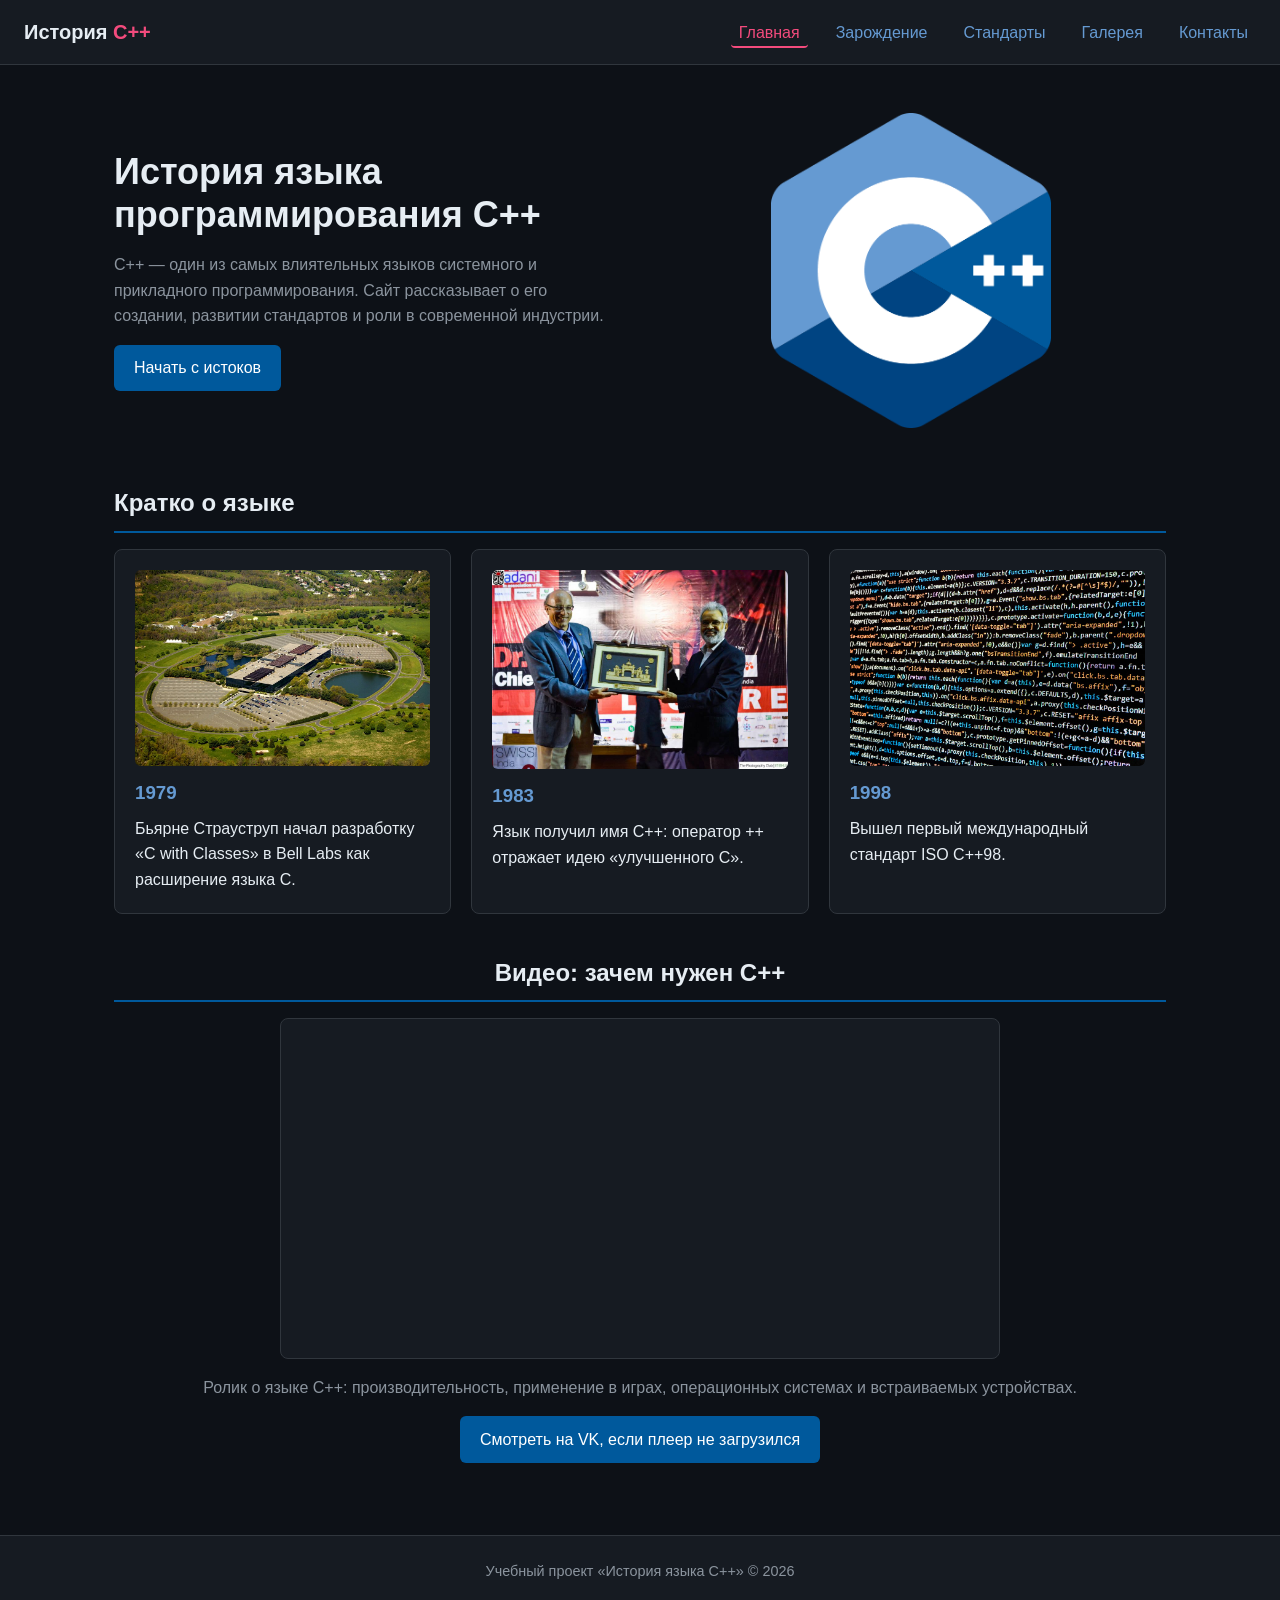
<file: index.html>
<!DOCTYPE html>
<html lang="ru">
<head>
  <meta charset="UTF-8">
  <meta name="viewport" content="width=device-width, initial-scale=1.0">
  <title>История языка C++ — Главная</title>
  <link rel="stylesheet" href="css/style.css">
</head>
<body>
  <header class="site-header">
    <a class="logo" href="index.html">История <span>C++</span></a>
    <nav class="site-nav">
      <ul>
        <li><a href="index.html" aria-current="page">Главная</a></li>
        <li><a href="origins.html">Зарождение</a></li>
        <li><a href="evolution.html">Стандарты</a></li>
        <li><a href="gallery.html">Галерея</a></li>
        <li><a href="contacts.html">Контакты</a></li>
      </ul>
    </nav>
  </header>

  <main>
    <section class="hero">
      <div>
        <h1>История языка программирования C++</h1>
        <p>C++ — один из самых влиятельных языков системного и прикладного программирования. Сайт рассказывает о его создании, развитии стандартов и роли в современной индустрии.</p>
        <a class="btn" href="origins.html">Начать с истоков</a>
      </div>
      <figure class="hero-image">
        <img src="img/cpp-logo.png" alt="Логотип C++" width="280" height="280">
      </figure>
    </section>

    <section>
      <h2>Кратко о языке</h2>
      <div class="cards">
        <a class="card" href="https://ru.wikipedia.org/wiki/Страуструп,_Бьярне" target="_blank" rel="noopener noreferrer">
          <img src="img/bell-labs.jpg" alt="Здание Bell Labs, где создавали C++">
          <h3>1979</h3>
          <p>Бьярне Страуструп начал разработку «C with Classes» в Bell Labs как расширение языка C.</p>
        </a>
        <a class="card" href="https://ru.wikipedia.org/wiki/C%2B%2B#История" target="_blank" rel="noopener noreferrer">
          <img src="img/stroustrup.jpg" alt="Бьярне Страуструп, создатель C++">
          <h3>1983</h3>
          <p>Язык получил имя C++: оператор ++ отражает идею «улучшенного C».</p>
        </a>
        <a class="card" href="https://ru.wikipedia.org/wiki/C%2B%2B03" target="_blank" rel="noopener noreferrer">
          <img src="img/programming.jpg" alt="Программирование на C++">
          <h3>1998</h3>
          <p>Вышел первый международный стандарт ISO C++98.</p>
        </a>
      </div>
    </section>

    <section class="video-section">
      <h2>Видео: зачем нужен C++</h2>
      <div class="video-wrapper">
        <iframe
          src="https://vkvideo.ru/video_ext.php?oid=-54799175&id=456242775&hd=2"
          title="Видео о C++"
          width="560"
          height="315"
          allowfullscreen>
        </iframe>
      </div>
      <p class="video-note">Ролик о языке C++: производительность, применение в играх, операционных системах и встраиваемых устройствах.</p>
      <a class="btn btn-video-link" href="https://vkvideo.ru/video-54799175_456242775" target="_blank" rel="noopener noreferrer">Смотреть на VK, если плеер не загрузился</a>
    </section>
  </main>

  <footer class="site-footer">
    <p>Учебный проект «История языка C++» &copy; 2026</p>
  </footer>
</body>
</html>
</file>
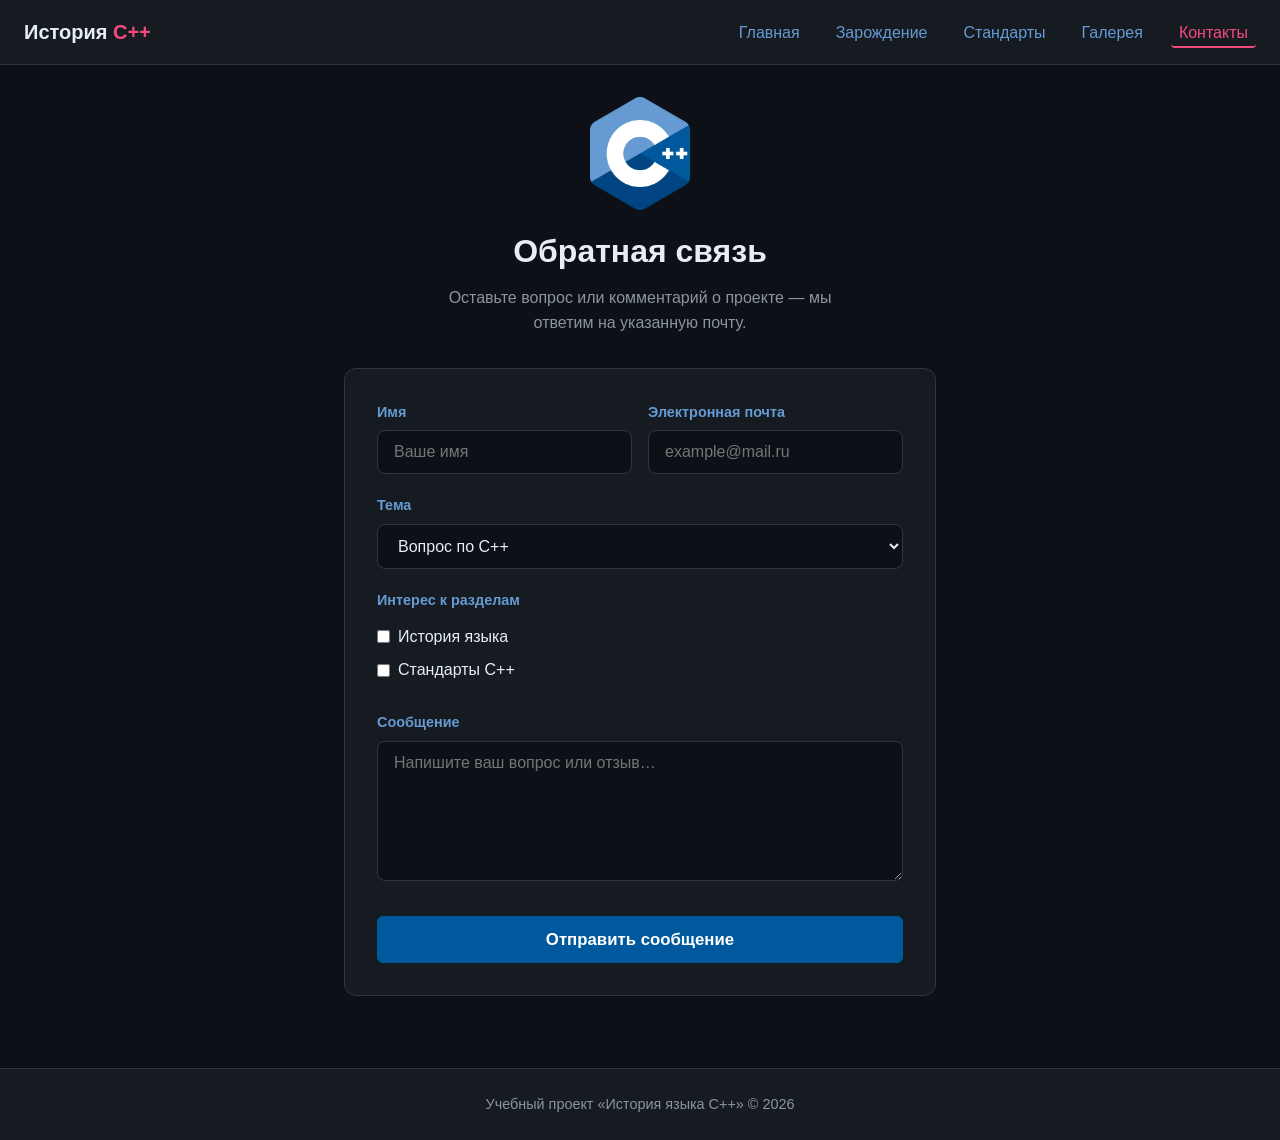
<file: contacts.html>
<!DOCTYPE html>
<html lang="ru">
<head>
  <meta charset="UTF-8">
  <meta name="viewport" content="width=device-width, initial-scale=1.0">
  <title>Контакты — История языка C++</title>
  <link rel="stylesheet" href="css/style.css">
</head>
<body>
  <header class="site-header">
    <a class="logo" href="index.html">История <span>C++</span></a>
    <nav class="site-nav">
      <ul>
        <li><a href="index.html">Главная</a></li>
        <li><a href="origins.html">Зарождение</a></li>
        <li><a href="evolution.html">Стандарты</a></li>
        <li><a href="gallery.html">Галерея</a></li>
        <li><a href="contacts.html" aria-current="page">Контакты</a></li>
      </ul>
    </nav>
  </header>

  <main class="contact-page">
    <header class="contact-header">
      <img class="contact-logo" src="img/cpp-logo.png" alt="Логотип C++" width="100" height="100">
      <h1>Обратная связь</h1>
      <p>Оставьте вопрос или комментарий о проекте — мы ответим на указанную почту.</p>
    </header>

    <section class="contact-card">
      <form class="contact-form" action="#" method="post">
        <div class="form-row">
          <div class="form-group">
            <label for="name">Имя</label>
            <input type="text" id="name" name="name" required placeholder="Ваше имя">
          </div>
          <div class="form-group">
            <label for="email">Электронная почта</label>
            <input type="email" id="email" name="email" required placeholder="example@mail.ru">
          </div>
        </div>

        <div class="form-group">
          <label for="topic">Тема</label>
          <select id="topic" name="topic">
            <option value="question">Вопрос по C++</option>
            <option value="site">Замечание к сайту</option>
            <option value="other">Другое</option>
          </select>
        </div>

        <fieldset class="contact-checkboxes">
          <legend>Интерес к разделам</legend>
          <div class="checkbox-group">
            <input type="checkbox" id="hist" name="interest" value="history">
            <label for="hist">История языка</label>
          </div>
          <div class="checkbox-group">
            <input type="checkbox" id="std" name="interest" value="standards">
            <label for="std">Стандарты C++</label>
          </div>
        </fieldset>

        <div class="form-group">
          <label for="message">Сообщение</label>
          <textarea id="message" name="message" required placeholder="Напишите ваш вопрос или отзыв…"></textarea>
        </div>

        <button type="submit" class="btn btn-submit">Отправить сообщение</button>
      </form>
    </section>
  </main>

  <footer class="site-footer">
    <p>Учебный проект «История языка C++» &copy; 2026</p>
  </footer>
</body>
</html>
</file>
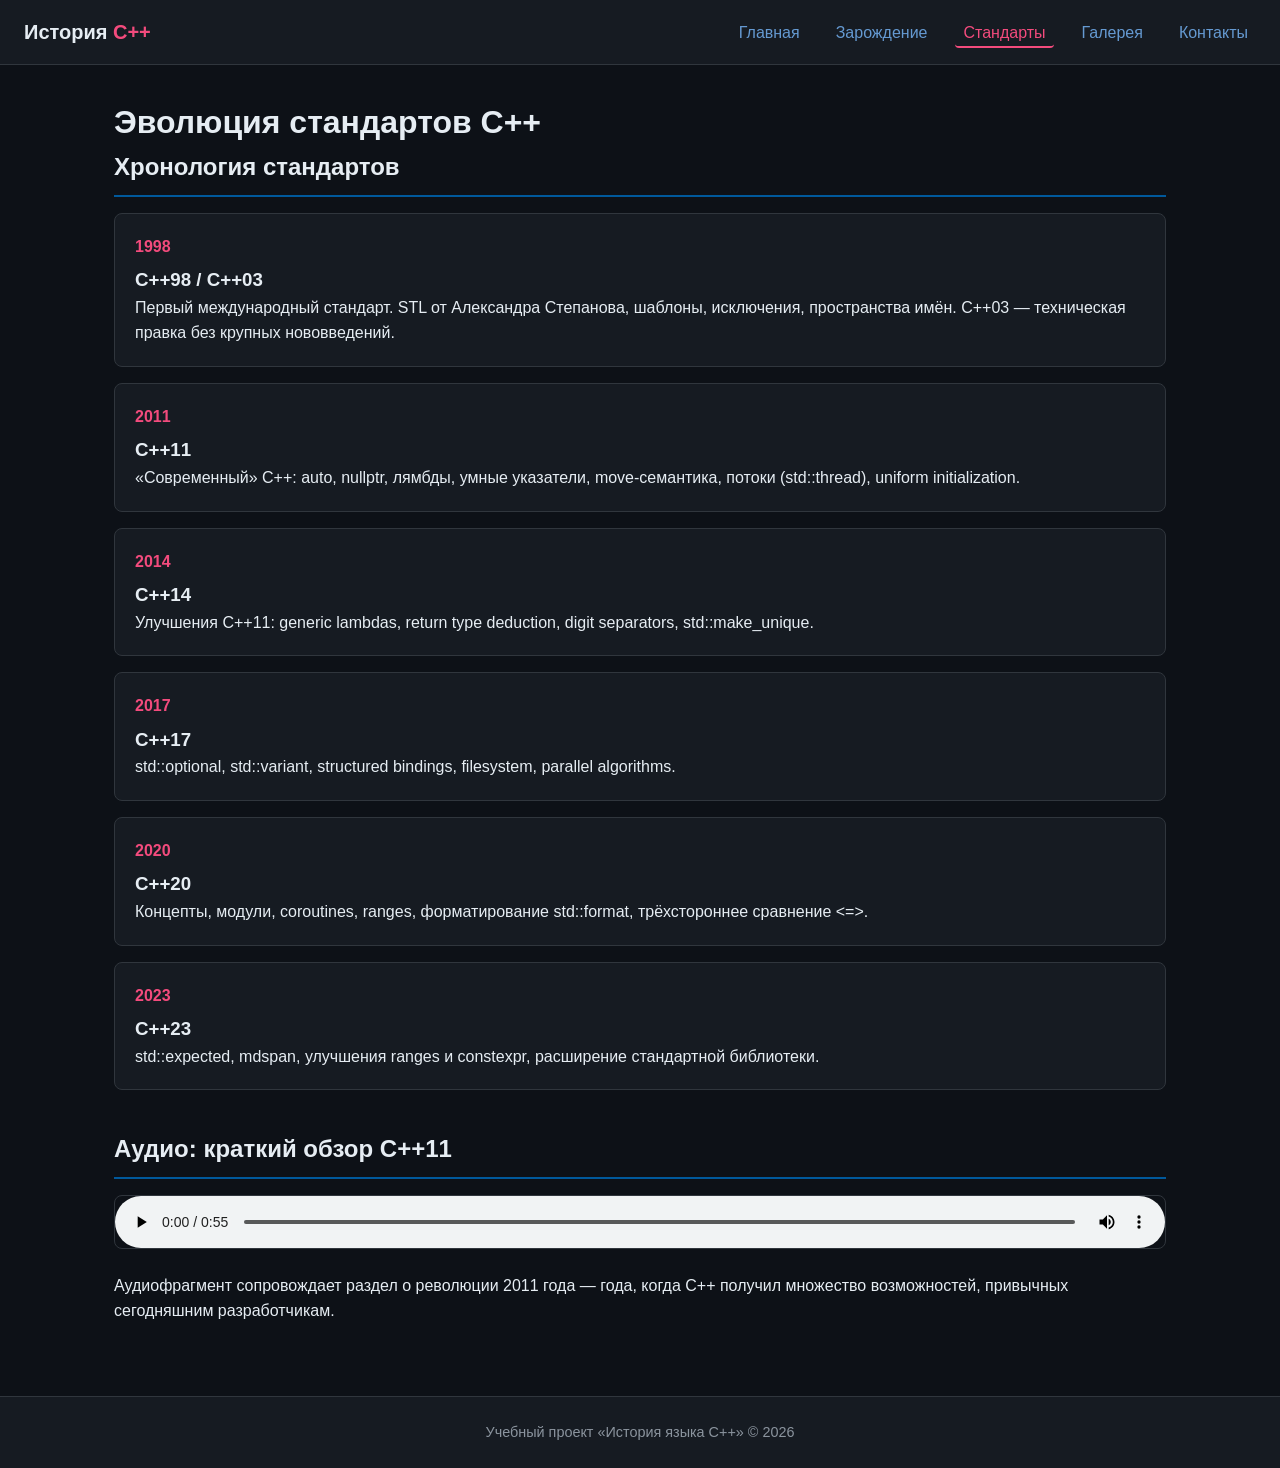
<file: evolution.html>
<!DOCTYPE html>
<html lang="ru">
<head>
  <meta charset="UTF-8">
  <meta name="viewport" content="width=device-width, initial-scale=1.0">
  <title>Стандарты C++ — История языка C++</title>
  <link rel="stylesheet" href="css/style.css">
</head>
<body>
  <header class="site-header">
    <a class="logo" href="index.html">История <span>C++</span></a>
    <nav class="site-nav">
      <ul>
        <li><a href="index.html">Главная</a></li>
        <li><a href="origins.html">Зарождение</a></li>
        <li><a href="evolution.html" aria-current="page">Стандарты</a></li>
        <li><a href="gallery.html">Галерея</a></li>
        <li><a href="contacts.html">Контакты</a></li>
      </ul>
    </nav>
  </header>

  <main>
    <header>
      <h1>Эволюция стандартов C++</h1>
    </header>

    <section>
      <h2>Хронология стандартов</h2>
      <div class="timeline">
        <article>
          <time datetime="1998">1998</time>
          <h3>C++98 / C++03</h3>
          <p>Первый международный стандарт. STL от Александра Степанова, шаблоны, исключения, пространства имён. C++03 — техническая правка без крупных нововведений.</p>
        </article>
        <article>
          <time datetime="2011">2011</time>
          <h3>C++11</h3>
          <p>«Современный» C++: auto, nullptr, лямбды, умные указатели, move-семантика, потоки (std::thread), uniform initialization.</p>
        </article>
        <article>
          <time datetime="2014">2014</time>
          <h3>C++14</h3>
          <p>Улучшения C++11: generic lambdas, return type deduction, digit separators, std::make_unique.</p>
        </article>
        <article>
          <time datetime="2017">2017</time>
          <h3>C++17</h3>
          <p>std::optional, std::variant, structured bindings, filesystem, parallel algorithms.</p>
        </article>
        <article>
          <time datetime="2020">2020</time>
          <h3>C++20</h3>
          <p>Концепты, модули, coroutines, ranges, форматирование std::format, трёхстороннее сравнение &lt;=&gt;.</p>
        </article>
        <article>
          <time datetime="2023">2023</time>
          <h3>C++23</h3>
          <p>std::expected, mdspan, улучшения ranges и constexpr, расширение стандартной библиотеки.</p>
        </article>
      </div>
    </section>

    <section>
      <h2>Аудио: краткий обзор C++11</h2>
      <div class="media-block">
        <audio controls>
          <source src="media/5bf4a846f8ac3e6ff0cfc29d86743066.mp3" type="audio/mpeg">
          Ваш браузер не поддерживает аудио.
        </audio>
        <p>Аудиофрагмент сопровождает раздел о революции 2011 года — года, когда C++ получил множество возможностей, привычных сегодняшним разработчикам.</p>
      </div>
    </section>
  </main>

  <footer class="site-footer">
    <p>Учебный проект «История языка C++» &copy; 2026</p>
  </footer>
</body>
</html>
</file>
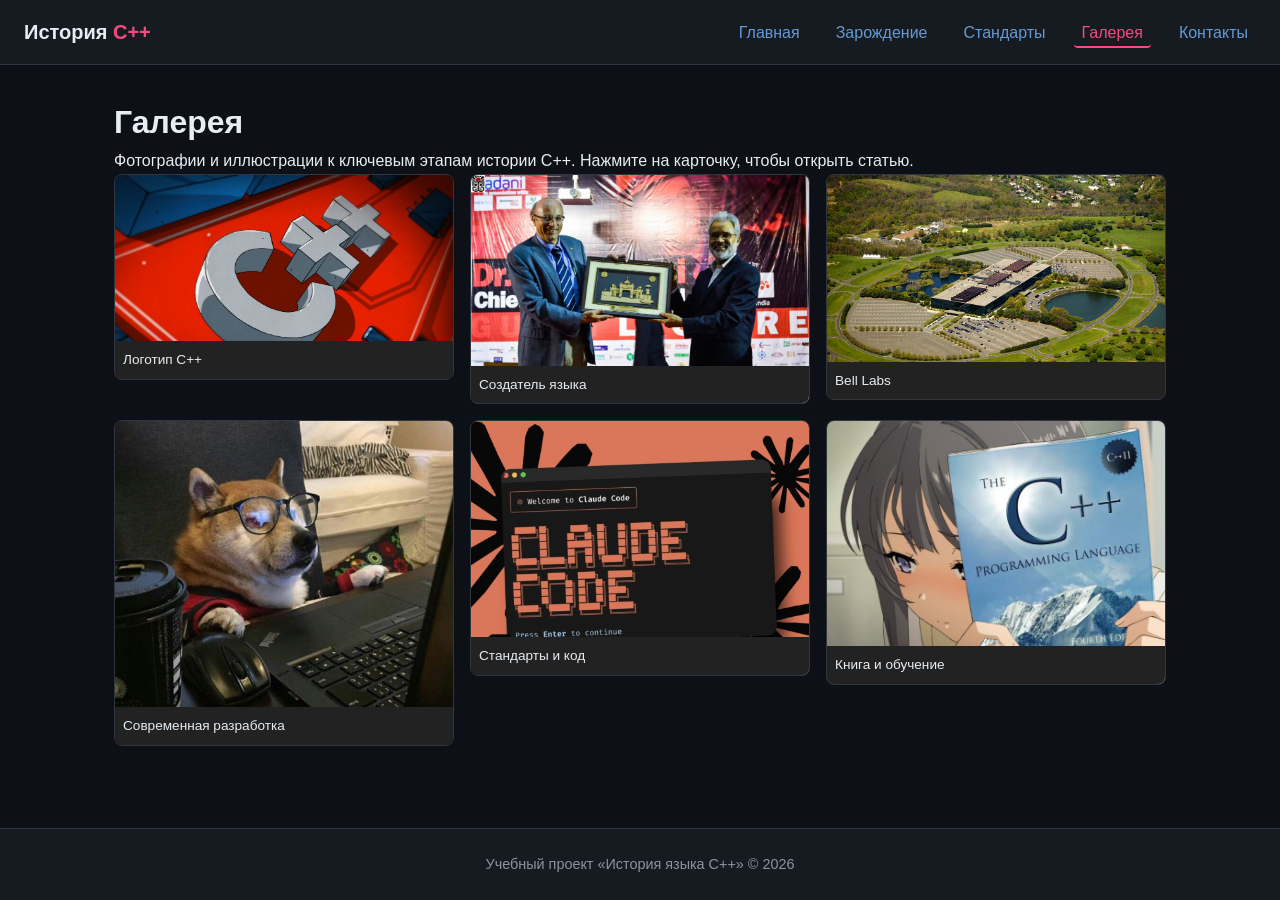
<file: gallery.html>
<!DOCTYPE html>
<html lang="ru">
<head>
  <meta charset="UTF-8">
  <meta name="viewport" content="width=device-width, initial-scale=1.0">
  <title>Галерея — История языка C++</title>
  <link rel="stylesheet" href="css/style.css">
</head>
<body>
  <header class="site-header">
    <a class="logo" href="index.html">История <span>C++</span></a>
    <nav class="site-nav">
      <ul>
        <li><a href="index.html">Главная</a></li>
        <li><a href="origins.html">Зарождение</a></li>
        <li><a href="evolution.html">Стандарты</a></li>
        <li><a href="gallery.html" aria-current="page">Галерея</a></li>
        <li><a href="contacts.html">Контакты</a></li>
      </ul>
    </nav>
  </header>

  <main>
    <header>
      <h1>Галерея</h1>
      <p>Фотографии и иллюстрации к ключевым этапам истории C++. Нажмите на карточку, чтобы открыть статью.</p>
    </header>

    <section class="gallery-grid">
      <a class="gallery-item" href="https://ru.wikipedia.org/wiki/C%2B%2B" target="_blank" rel="noopener noreferrer">
        <figure>
          <img src="img/gallery-cpp-logo.png" alt="Логотип C++">
          <figcaption>Логотип C++</figcaption>
        </figure>
      </a>
      <a class="gallery-item" href="https://ru.wikipedia.org/wiki/Страуструп,_Бьярне" target="_blank" rel="noopener noreferrer">
        <figure>
          <img src="img/stroustrup.jpg" alt="Бьярне Страуструп на конференции">
          <figcaption>Создатель языка</figcaption>
        </figure>
      </a>
      <a class="gallery-item" href="https://ru.wikipedia.org/wiki/Bell_Labs" target="_blank" rel="noopener noreferrer">
        <figure>
          <img src="img/bell-labs.jpg" alt="Bell Labs Holmdel">
          <figcaption>Bell Labs</figcaption>
        </figure>
      </a>
      <a class="gallery-item" href="https://ru.wikipedia.org/wiki/Программирование" target="_blank" rel="noopener noreferrer">
        <figure>
          <img src="img/gallery-modern.png" alt="Современная разработка на C++">
          <figcaption>Современная разработка</figcaption>
        </figure>
      </a>
      <a class="gallery-item" href="https://ru.wikipedia.org/wiki/C%2B%2B03" target="_blank" rel="noopener noreferrer">
        <figure>
          <img src="img/gallery-standards.png" alt="Стандарты и код">
          <figcaption>Стандарты и код</figcaption>
        </figure>
      </a>
      <a class="gallery-item" href="https://www.stroustrup.com/4th.html" target="_blank" rel="noopener noreferrer">
        <figure>
          <img src="img/gallery-book.png" alt="Книга The C++ Programming Language">
          <figcaption>Книга и обучение</figcaption>
        </figure>
      </a>
    </section>
  </main>

  <footer class="site-footer">
    <p>Учебный проект «История языка C++» &copy; 2026</p>
  </footer>
</body>
</html>
</file>
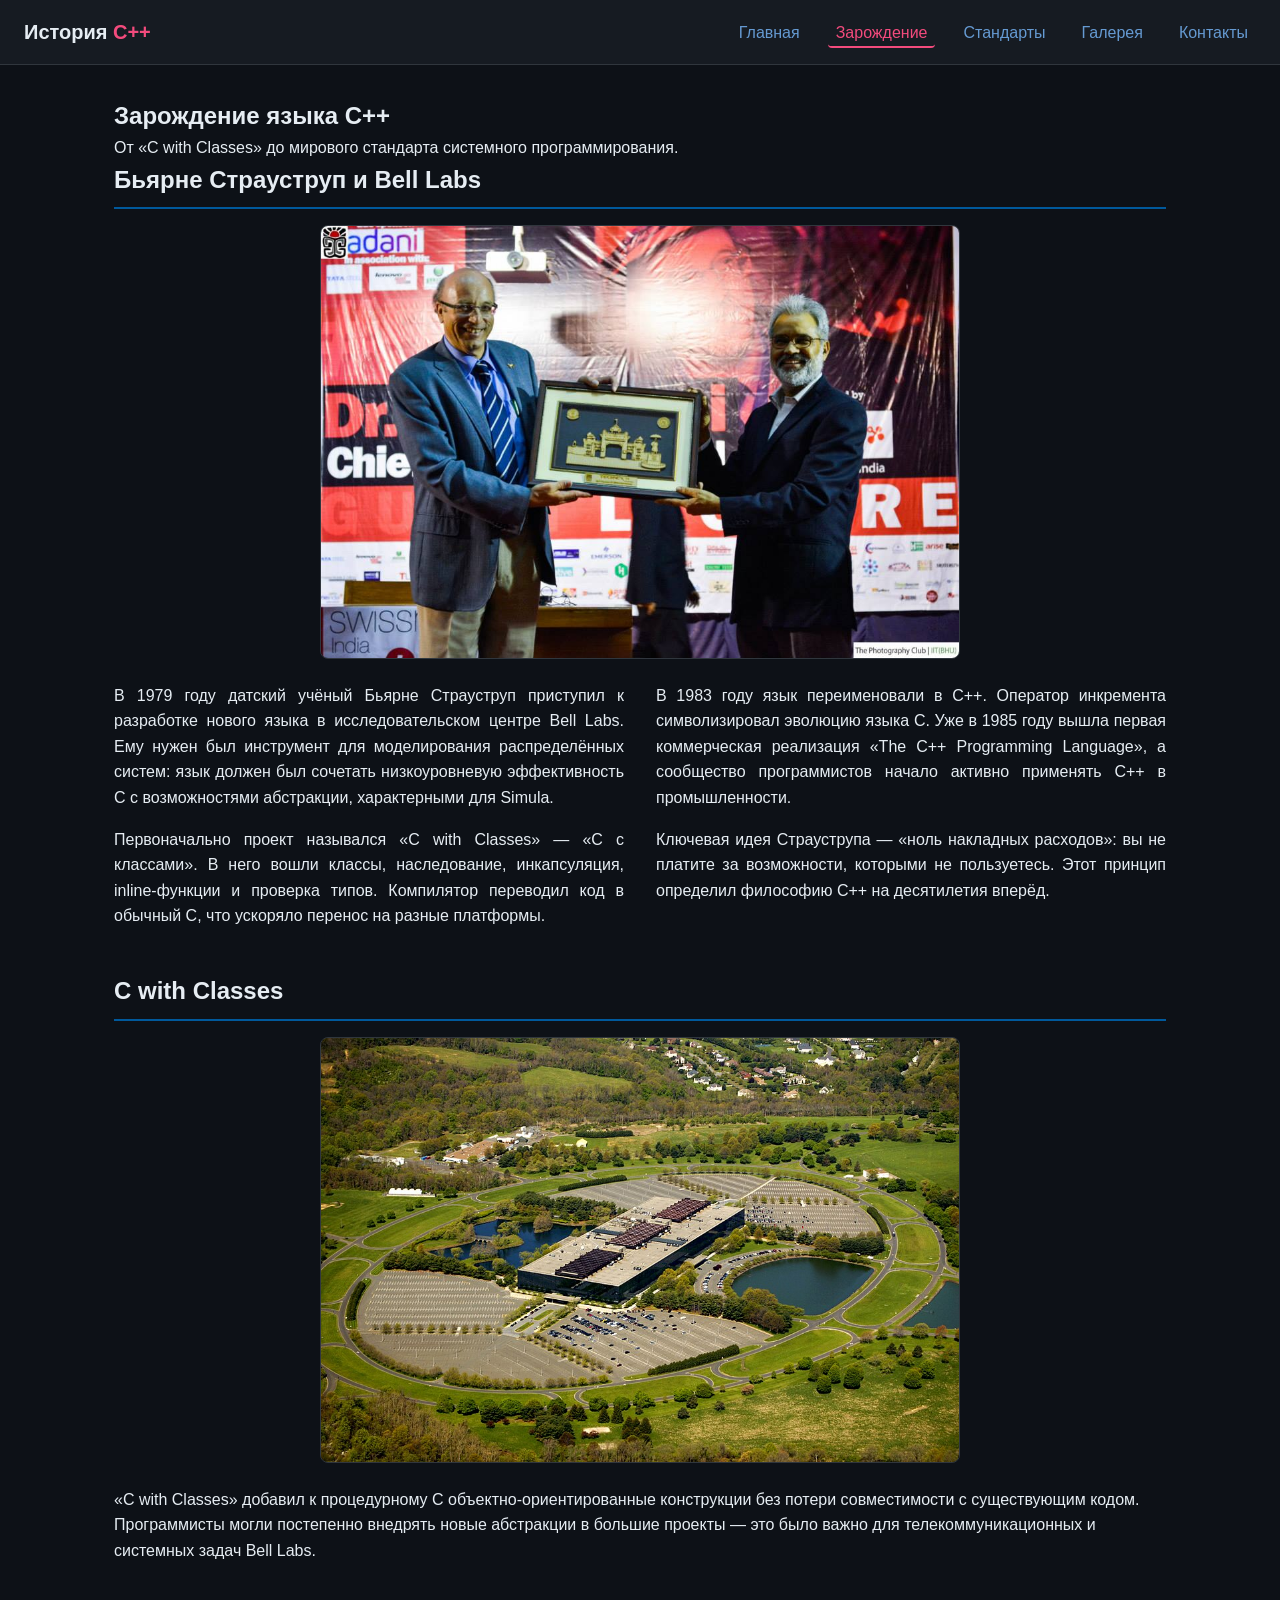
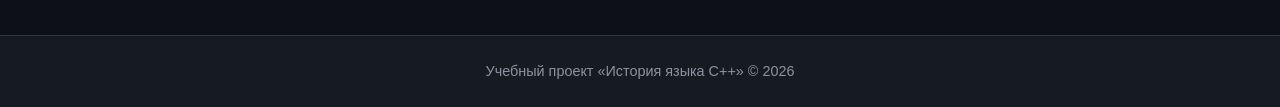
<file: origins.html>
<!DOCTYPE html>
<html lang="ru">
<head>
  <meta charset="UTF-8">
  <meta name="viewport" content="width=device-width, initial-scale=1.0">
  <title>Зарождение C++ — История языка C++</title>
  <link rel="stylesheet" href="css/style.css">
</head>
<body>
  <header class="site-header">
    <a class="logo" href="index.html">История <span>C++</span></a>
    <nav class="site-nav">
      <ul>
        <li><a href="index.html">Главная</a></li>
        <li><a href="origins.html" aria-current="page">Зарождение</a></li>
        <li><a href="evolution.html">Стандарты</a></li>
        <li><a href="gallery.html">Галерея</a></li>
        <li><a href="contacts.html">Контакты</a></li>
      </ul>
    </nav>
  </header>

  <main>
    <article>
      <header>
        <h1>Зарождение языка C++</h1>
        <p>От «C with Classes» до мирового стандарта системного программирования.</p>
      </header>

      <section>
        <h2>Бьярне Страуструп и Bell Labs</h2>
        <figure class="article-photo">
          <img src="img/stroustrup.jpg" alt="Портрет Бьярне Страуструпа, создателя C++" width="640" height="432">
        </figure>
        <div class="columns-text">
          <p>В 1979 году датский учёный Бьярне Страуструп приступил к разработке нового языка в исследовательском центре Bell Labs. Ему нужен был инструмент для моделирования распределённых систем: язык должен был сочетать низкоуровневую эффективность C с возможностями абстракции, характерными для Simula.</p>
          <p>Первоначально проект назывался «C with Classes» — «C с классами». В него вошли классы, наследование, инкапсуляция, inline-функции и проверка типов. Компилятор переводил код в обычный C, что ускоряло перенос на разные платформы.</p>
          <p>В 1983 году язык переименовали в C++. Оператор инкремента символизировал эволюцию языка C. Уже в 1985 году вышла первая коммерческая реализация «The C++ Programming Language», а сообщество программистов начало активно применять C++ в промышленности.</p>
          <p>Ключевая идея Страуструпа — «ноль накладных расходов»: вы не платите за возможности, которыми не пользуетесь. Этот принцип определил философию C++ на десятилетия вперёд.</p>
        </div>
      </section>

      <section>
        <h2>C with Classes</h2>
        <figure class="article-photo">
          <img src="img/bell-labs.jpg" alt="Bell Labs — лаборатория, где зародился C++" width="640" height="427">
        </figure>
        <p>«C with Classes» добавил к процедурному C объектно-ориентированные конструкции без потери совместимости с существующим кодом. Программисты могли постепенно внедрять новые абстракции в большие проекты — это было важно для телекоммуникационных и системных задач Bell Labs.</p>
      </section>
    </article>
  </main>

  <footer class="site-footer">
    <p>Учебный проект «История языка C++» &copy; 2026</p>
  </footer>
</body>
</html>
</file>
<file: css/style.css>
* {
  box-sizing: border-box;
  margin: 0;
  padding: 0;
}

body {
  font-family: Arial, Helvetica, sans-serif;
  background: #0d1117;
  color: #e6edf3;
  line-height: 1.6;
  min-height: 100vh;
  display: flex;
  flex-direction: column;
}

img {
  max-width: 100%;
  height: auto;
  display: block;
}

a {
  color: #659ad2;
  text-decoration: none;
}

ul {
  list-style: none;
}

.site-header {
  background: #161b22;
  border-bottom: 1px solid #30363d;
  padding: 1rem 1.5rem;
  display: flex;
  flex-wrap: wrap;
  align-items: center;
  justify-content: space-between;
  gap: 1rem;
  position: sticky;
  top: 0;
  z-index: 100;
}

.logo {
  font-size: 1.25rem;
  font-weight: 700;
  color: #e6edf3;
}

.logo span {
  color: #f34b7d;
}

.site-nav ul {
  display: flex;
  flex-wrap: wrap;
  gap: 0.5rem 1.25rem;
}

.site-nav a {
  padding: 0.35rem 0.5rem;
  border-radius: 4px;
}

.site-nav a:hover {
  color: #f34b7d;
  background: #252028;
}

.site-nav a:active {
  color: #c93a66;
  transform: scale(0.97);
}

.site-nav a[aria-current="page"] {
  color: #f34b7d;
  border-bottom: 2px solid #f34b7d;
}

main {
  flex: 1;
  width: 100%;
  max-width: 1100px;
  margin: 0 auto;
  padding: 2rem 1.5rem;
}

.hero {
  display: grid;
  grid-template-columns: 1fr 1fr;
  gap: 2rem;
  align-items: center;
  margin-bottom: 2.5rem;
}

.hero h1 {
  font-size: 1.75rem;
  line-height: 1.2;
  margin-bottom: 1rem;
}

@media (min-width: 769px) {
  .hero h1 {
    font-size: 2.25rem;
  }
}

.hero p {
  color: #8b949e;
  margin-bottom: 1rem;
}

.hero-image {
  display: flex;
  justify-content: center;
  align-items: center;
  margin: 0;
  padding: 1rem 0;
}

.hero-image img {
  max-width: 280px;
  width: 100%;
  height: auto;
  border: none;
  outline: none;
  box-shadow: none;
}

.btn {
  display: inline-block;
  padding: 0.65rem 1.25rem;
  background: #00599c;
  color: #fff;
  border-radius: 6px;
  border: none;
  cursor: pointer;
  font-size: 1rem;
}

.btn:hover {
  background: #f34b7d;
}

.btn:active {
  background: #c93a66;
  transform: scale(0.96);
}

section {
  margin-bottom: 2.5rem;
}

section h2 {
  font-size: 1.5rem;
  margin-bottom: 1rem;
  padding-bottom: 0.5rem;
  border-bottom: 2px solid #00599c;
}

.timeline {
  display: flex;
  flex-direction: column;
  gap: 1rem;
}

.timeline article {
  background: #161b22;
  border: 1px solid #30363d;
  border-radius: 8px;
  padding: 1.25rem;
}

.timeline article:hover {
  transform: translateX(6px);
  border-color: #f34b7d;
}

.timeline article:active {
  transform: translateX(2px);
}

.timeline time {
  display: block;
  color: #f34b7d;
  font-weight: 700;
  margin-bottom: 0.35rem;
}

.columns-text {
  column-count: 2;
  column-gap: 2rem;
  text-align: justify;
}

.columns-text p {
  margin-bottom: 1rem;
}

.cards {
  display: flex;
  flex-wrap: wrap;
  gap: 1.25rem;
}

.card {
  flex: 1 1 240px;
  display: flex;
  flex-direction: column;
  background: #161b22;
  border: 1px solid #30363d;
  border-radius: 8px;
  padding: 1.25rem;
  color: #e6edf3;
  text-decoration: none;
  cursor: pointer;
}

.card:hover {
  transform: rotate(-1deg) scale(1.02);
  border-color: #659ad2;
}

.card:hover h3 {
  color: #f34b7d;
}

.card:active {
  transform: scale(0.98);
}

.card h3 {
  margin-bottom: 0.5rem;
  color: #659ad2;
}

.card img {
  width: 100%;
  height: auto;
  border-radius: 6px;
  margin-bottom: 0.75rem;
}

.article-photo {
  margin: 0 auto 1.5rem;
  max-width: 640px;
  width: 100%;
}

.article-photo img {
  display: block;
  width: 100%;
  height: auto;
  border-radius: 8px;
  border: 1px solid #30363d;
}

.gallery-grid {
  display: grid;
  grid-template-columns: repeat(3, 1fr);
  gap: 1rem;
}

.gallery-item {
  display: block;
  color: #e6edf3;
  text-decoration: none;
  cursor: pointer;
  border-radius: 8px;
}

.gallery-item:hover {
  transform: scale(1.02);
}

.gallery-item:active {
  transform: scale(0.98);
}

.gallery-grid figure {
  position: relative;
  overflow: hidden;
  border-radius: 8px;
  border: 1px solid #30363d;
  margin: 0;
}

.gallery-item:hover figure {
  border-color: #659ad2;
}

.gallery-grid img {
  width: 100%;
  height: auto;
}

.gallery-item:hover img {
  transform: scale(1.08);
}

.gallery-grid figcaption {
  position: absolute;
  bottom: 0;
  left: 0;
  right: 0;
  padding: 0.5rem;
  background: #222222;
  font-size: 0.85rem;
}

.media-block {
  display: flex;
  flex-wrap: wrap;
  gap: 1.5rem;
  align-items: flex-start;
}

.media-block video,
.media-block audio {
  flex: 1 1 280px;
  max-width: 100%;
  border-radius: 8px;
  border: 1px solid #30363d;
}

.video-section {
  margin-bottom: 2.5rem;
  text-align: center;
}

.video-wrapper {
  max-width: 720px;
  margin: 0 auto 1rem;
  text-align: center;
  background: #161b22;
  border: 1px solid #30363d;
  border-radius: 8px;
  padding: 0.5rem;
}

.video-wrapper iframe {
  width: 100%;
  max-width: 560px;
  height: 315px;
  border: 0;
}

.video-note {
  color: #8b949e;
  text-align: center;
  margin-bottom: 1rem;
}

.btn-video-link {
  display: inline-block;
  max-width: 100%;
  margin: 0 auto;
}

.contact-page {
  max-width: 640px;
  margin: 0 auto;
}

.contact-header {
  text-align: center;
  margin-bottom: 2rem;
}

.contact-logo {
  display: block;
  width: 100px;
  height: auto;
  margin: 0 auto 1rem;
}

.contact-header h1 {
  margin-bottom: 0.5rem;
}

.contact-header p {
  color: #8b949e;
  max-width: 420px;
  margin: 0 auto;
}

.contact-card {
  background: #161b22;
  border: 1px solid #30363d;
  border-radius: 12px;
  padding: 2rem;
}

.contact-form {
  display: flex;
  flex-direction: column;
  gap: 1.25rem;
}

.form-row {
  display: grid;
  grid-template-columns: 1fr 1fr;
  gap: 1rem;
}

.form-group label {
  display: block;
  margin-bottom: 0.4rem;
  font-weight: 600;
  font-size: 0.9rem;
  color: #659ad2;
}

.form-group input,
.form-group textarea,
.form-group select {
  width: 100%;
  padding: 0.75rem 1rem;
  background: #0d1117;
  border: 1px solid #30363d;
  border-radius: 8px;
  color: #e6edf3;
  font-size: 1rem;
  font-family: Arial, Helvetica, sans-serif;
}

.form-group input:focus,
.form-group textarea:focus,
.form-group select:focus {
  outline: 2px solid #659ad2;
  border-color: #659ad2;
}

.form-group textarea {
  min-height: 140px;
}

.contact-checkboxes {
  border: none;
  padding: 0;
  margin: 0;
}

.contact-checkboxes legend {
  font-weight: 600;
  font-size: 0.9rem;
  color: #659ad2;
  margin-bottom: 0.75rem;
  padding: 0;
}

.checkbox-group {
  display: flex;
  align-items: center;
  gap: 0.5rem;
  margin-bottom: 0.5rem;
}

.btn-submit {
  width: 100%;
  margin-top: 0.5rem;
  padding: 0.85rem 1.5rem;
  font-size: 1.05rem;
  font-weight: 600;
}

.site-footer {
  background: #161b22;
  border-top: 1px solid #30363d;
  padding: 1.5rem;
  text-align: center;
  color: #8b949e;
  font-size: 0.9rem;
}

.page-404 {
  min-height: 100vh;
  display: flex;
  flex-direction: column;
  justify-content: center;
  align-items: center;
  text-align: center;
  padding: 2rem;
  background: #0d1117;
  border-top: 4px solid #f34b7d;
}

.error-code {
  font-size: 5rem;
  font-weight: 900;
  line-height: 1;
  color: #f34b7d;
  margin-bottom: 0.5rem;
}

.page-404 h1 {
  margin: 1rem 0;
}

.page-404 p {
  color: #8b949e;
  margin-bottom: 1.5rem;
  max-width: 400px;
}

@media (min-width: 600px) {
  .error-code {
    font-size: 8rem;
  }
}

@media (max-width: 768px) {
  .site-header {
    flex-direction: column;
    align-items: flex-start;
  }

  .site-nav ul {
    flex-direction: column;
    gap: 0.25rem;
  }

  .hero {
    grid-template-columns: 1fr;
  }

  .hero h1 {
    font-size: 2rem;
  }

  .columns-text {
    column-count: 1;
  }

  .gallery-grid {
    grid-template-columns: repeat(2, 1fr);
  }

  .form-row {
    grid-template-columns: 1fr;
  }
}

@media (max-width: 480px) {
  main {
    padding: 1.25rem 1rem;
  }

  .gallery-grid {
    grid-template-columns: 1fr;
  }

  .cards {
    flex-direction: column;
  }

  .contact-card {
    padding: 1.25rem;
  }
}
</file>
